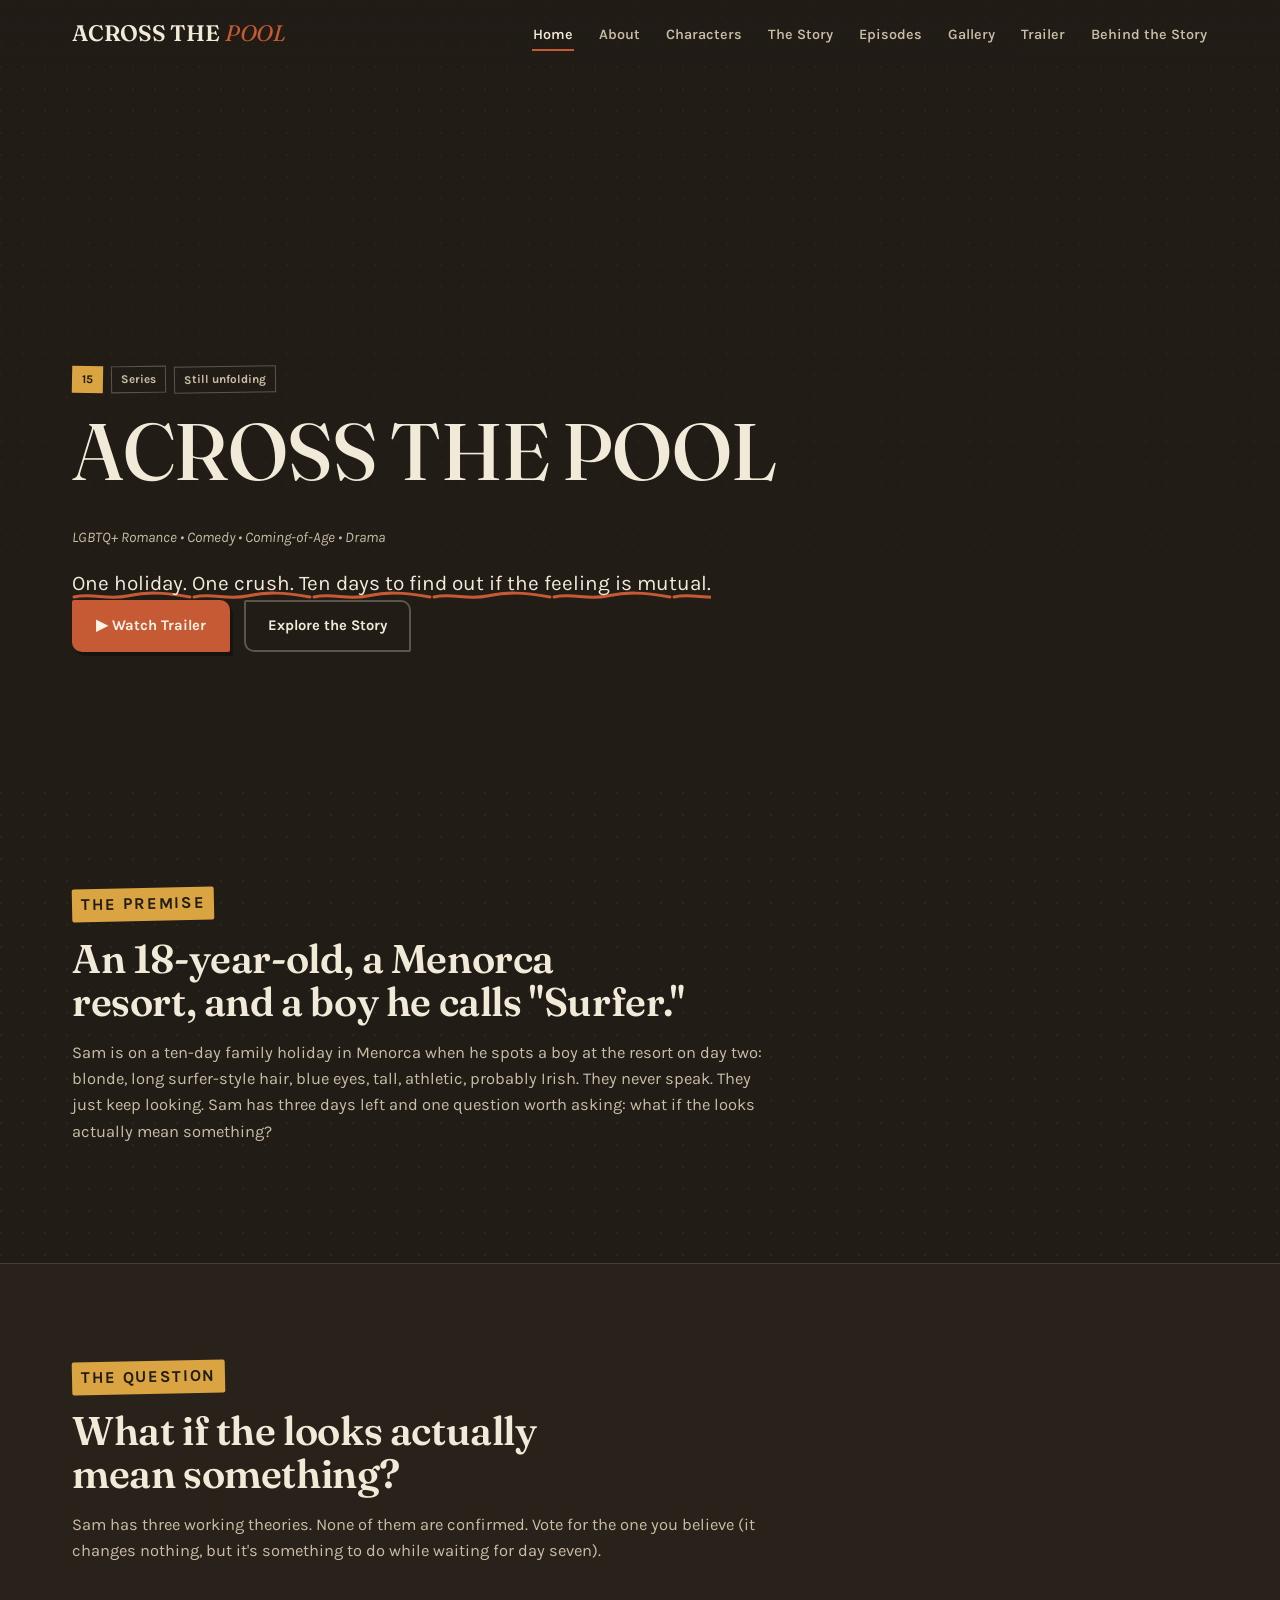
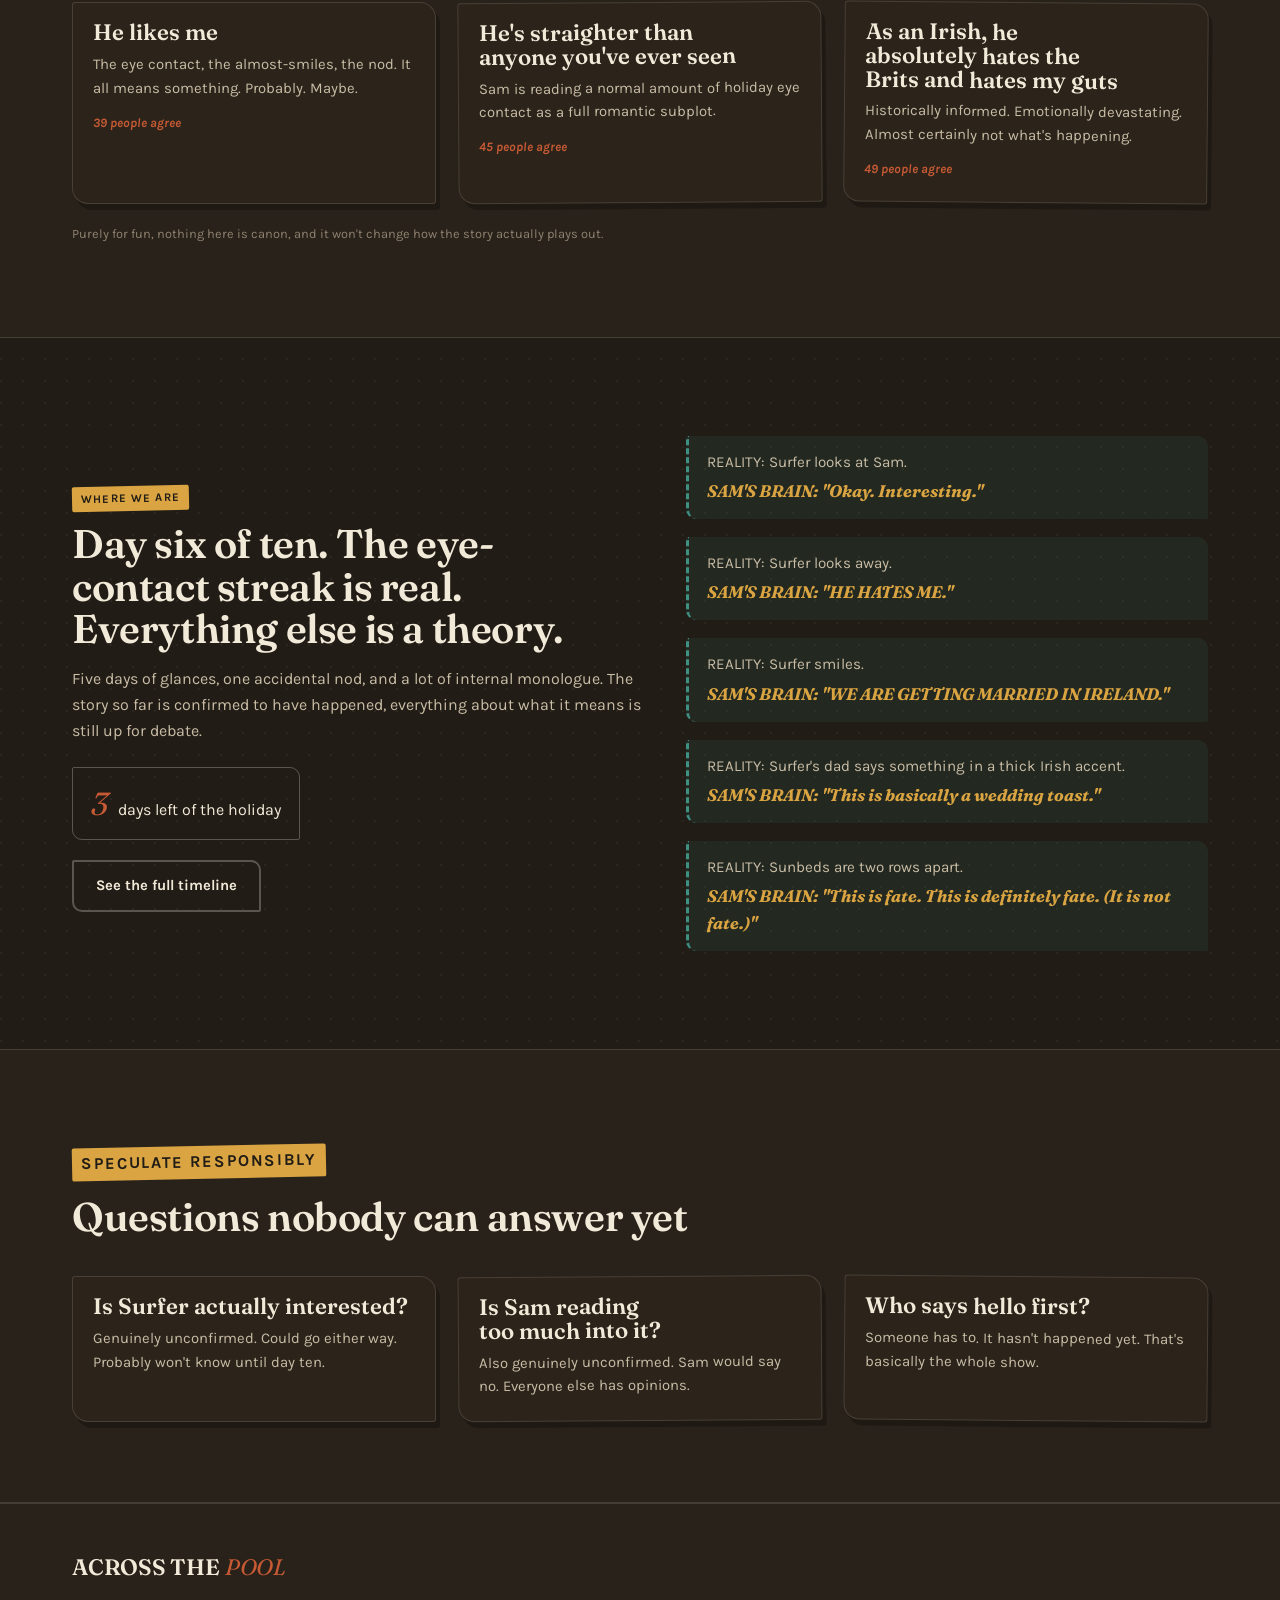
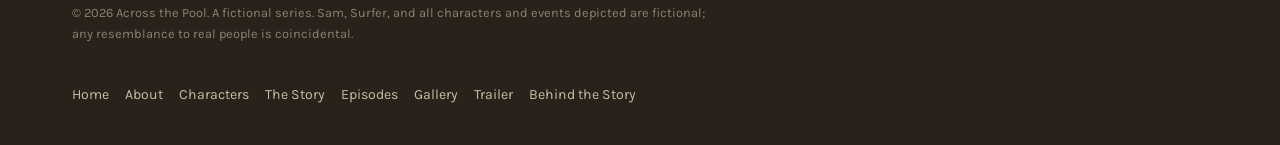
<file: index.html>
<!DOCTYPE html>
<html lang="en">
<head>
<meta charset="UTF-8">
<meta name="viewport" content="width=device-width, initial-scale=1.0">
<title>Across the Pool — An LGBTQ+ Coming-of-Age Romcom Series</title>
<meta name="description" content="Across the Pool: an 18-year-old on holiday in Menorca develops a crush on a mysterious Irish surfer. A real-time LGBTQ+ coming-of-age romantic comedy about looks that might mean something.">
<meta name="keywords" content="LGBTQ+ romcom, Menorca holiday romance, coming-of-age series, gay romcom, summer romance series, holiday crush story">
<link rel="canonical" href="./index.html">
<meta property="og:type" content="video.tv_show">
<meta property="og:title" content="Across the Pool">
<meta property="og:description" content="One holiday. One crush. Ten days to find out if the feeling is mutual.">
<meta property="og:image" content="https://images.unsplash.com/photo-1544984243-ec57ea16fe25?auto=format&fit=crop&w=1200&q=75">
<meta name="twitter:card" content="summary_large_image">
<meta name="twitter:title" content="Across the Pool">
<meta name="twitter:description" content="An 18-year-old on holiday in Menorca develops a crush on a mysterious Irish surfer, but does he feel the same?">
<link rel="preconnect" href="https://fonts.googleapis.com">
<link rel="preconnect" href="https://fonts.gstatic.com" crossorigin>
<link href="https://fonts.googleapis.com/css2?family=Fraunces:ital,opsz,wght@0,9..144,400..600;1,9..144,400..500&family=Karla:wght@400;500;600;700;800&display=swap" rel="stylesheet">
<link rel="stylesheet" href="./assets/css/style.css">
<script type="application/ld+json">
{
  "@context": "https://schema.org",
  "@type": "TVSeries",
  "name": "Across the Pool",
  "genre": ["LGBTQ+ Romance", "Comedy", "Coming-of-Age", "Drama"],
  "description": "An 18-year-old on holiday in Menorca develops a crush on a mysterious Irish surfer, but does he feel the same?",
  "contentRating": "15"
}
</script>
</head>
<body>
<a href="#main" class="skip-link">Skip to content</a>

<header class="site-header">
  <div class="container nav-inner">
    <a href="./index.html" class="wordmark">ACROSS THE <span class="pool-word">POOL</span></a>
    <button class="nav-toggle" aria-expanded="false" aria-label="Toggle navigation menu">☰ Menu</button>
    <ul class="nav-links">
      <li><a href="./index.html" aria-current="page">Home</a></li>
      <li><a href="./about.html">About</a></li>
      <li><a href="./characters.html">Characters</a></li>
      <li><a href="./story.html">The Story</a></li>
      <li><a href="./episodes.html">Episodes</a></li>
      <li><a href="./gallery.html">Gallery</a></li>
      <li><a href="./trailer.html">Trailer</a></li>
      <li><a href="./behind-the-story.html">Behind the Story</a></li>
    </ul>
  </div>
</header>

<main id="main">
  <section class="hero">
    <div class="hero-bg" style="background-image:url('https://images.unsplash.com/photo-1544984243-ec57ea16fe25?auto=format&fit=crop&w=1920&q=80');" role="img" aria-label="Swimming pool beside a building at dusk, warm evening light"></div>
    <div class="container hero-content">
      <div class="badge-row">
        <span class="badge rating">15</span>
        <span class="badge">Series</span>
        <span class="badge">Still unfolding</span>
      </div>
      <h1>ACROSS THE <span class="pool-word">POOL</span></h1>
      <p class="genre-line">LGBTQ+ Romance • Comedy • Coming-of-Age • Drama</p>
      <p class="hero-tagline gradient-underline">One holiday. One crush. Ten days to find out if the feeling is mutual.</p>
      <div class="cta-row">
        <a href="./trailer.html" class="btn btn-primary">▶ Watch Trailer</a>
        <a href="./story.html" class="btn btn-secondary">Explore the Story</a>
      </div>
    </div>
  </section>

  <section>
    <div class="container">
      <div class="section-head">
        <p class="eyebrow">The Premise</p>
        <h2>An 18-year-old, a Menorca resort, and a boy he calls "Surfer."</h2>
        <p>Sam is on a ten-day family holiday in Menorca when he spots a boy at the resort on day two: blonde, long surfer-style hair, blue eyes, tall, athletic, probably Irish. They never speak. They just keep looking. Sam has three days left and one question worth asking: what if the looks actually mean something?</p>
      </div>
    </div>
  </section>

  <section class="section-alt">
    <div class="container">
      <div class="section-head">
        <p class="eyebrow">The Question</p>
        <h2>What if the looks actually mean something?</h2>
        <p>Sam has three working theories. None of them are confirmed. Vote for the one you believe (it changes nothing, but it's something to do while waiting for day seven).</p>
      </div>
      <div class="grid grid-3" data-theories></div>
      <p class="small-note mt-2">Purely for fun, nothing here is canon, and it won't change how the story actually plays out.</p>
    </div>
  </section>

  <section>
    <div class="container two-col">
      <div>
        <p class="eyebrow">Where We Are</p>
        <h2>Day six of ten. The eye-contact streak is real. Everything else is a theory.</h2>
        <p>Five days of glances, one accidental nod, and a lot of internal monologue. The story so far is confirmed to have happened, everything about what it means is still up for debate.</p>
        <div class="countdown">
          <span class="num" data-days-left>3</span>
          <span>days left of the holiday</span>
        </div>
        <div class="cta-row mt-2">
          <a href="./story.html" class="btn btn-secondary">See the full timeline</a>
        </div>
      </div>
      <div>
        <div data-brain-gags></div>
      </div>
    </div>
  </section>

  <section class="section-alt">
    <div class="container">
      <div class="section-head">
        <p class="eyebrow">Speculate Responsibly</p>
        <h2>Questions nobody can answer yet</h2>
      </div>
      <div class="grid grid-3">
        <div class="card"><div class="card-body"><h3>Is Surfer actually interested?</h3><p>Genuinely unconfirmed. Could go either way. Probably won't know until day ten.</p></div></div>
        <div class="card"><div class="card-body"><h3>Is Sam reading too much into it?</h3><p>Also genuinely unconfirmed. Sam would say no. Everyone else has opinions.</p></div></div>
        <div class="card"><div class="card-body"><h3>Who says hello first?</h3><p>Someone has to. It hasn't happened yet. That's basically the whole show.</p></div></div>
      </div>
    </div>
  </section>
</main>

<footer class="site-footer">
  <div class="container">
    <div class="footer-inner">
      <div>
        <a href="./index.html" class="wordmark">ACROSS THE <span class="pool-word">POOL</span></a>
        <p class="footer-fine">© 2026 Across the Pool. A fictional series. Sam, Surfer, and all characters and events depicted are fictional; any resemblance to real people is coincidental.</p>
      </div>
      <ul class="footer-links">
        <li><a href="./index.html">Home</a></li>
        <li><a href="./about.html">About</a></li>
        <li><a href="./characters.html">Characters</a></li>
        <li><a href="./story.html">The Story</a></li>
        <li><a href="./episodes.html">Episodes</a></li>
        <li><a href="./gallery.html">Gallery</a></li>
        <li><a href="./trailer.html">Trailer</a></li>
        <li><a href="./behind-the-story.html">Behind the Story</a></li>
      </ul>
    </div>
  </div>
</footer>

<script src="./assets/js/data.js"></script>
<script src="./assets/js/main.js"></script>
</body>
</html>
</file>
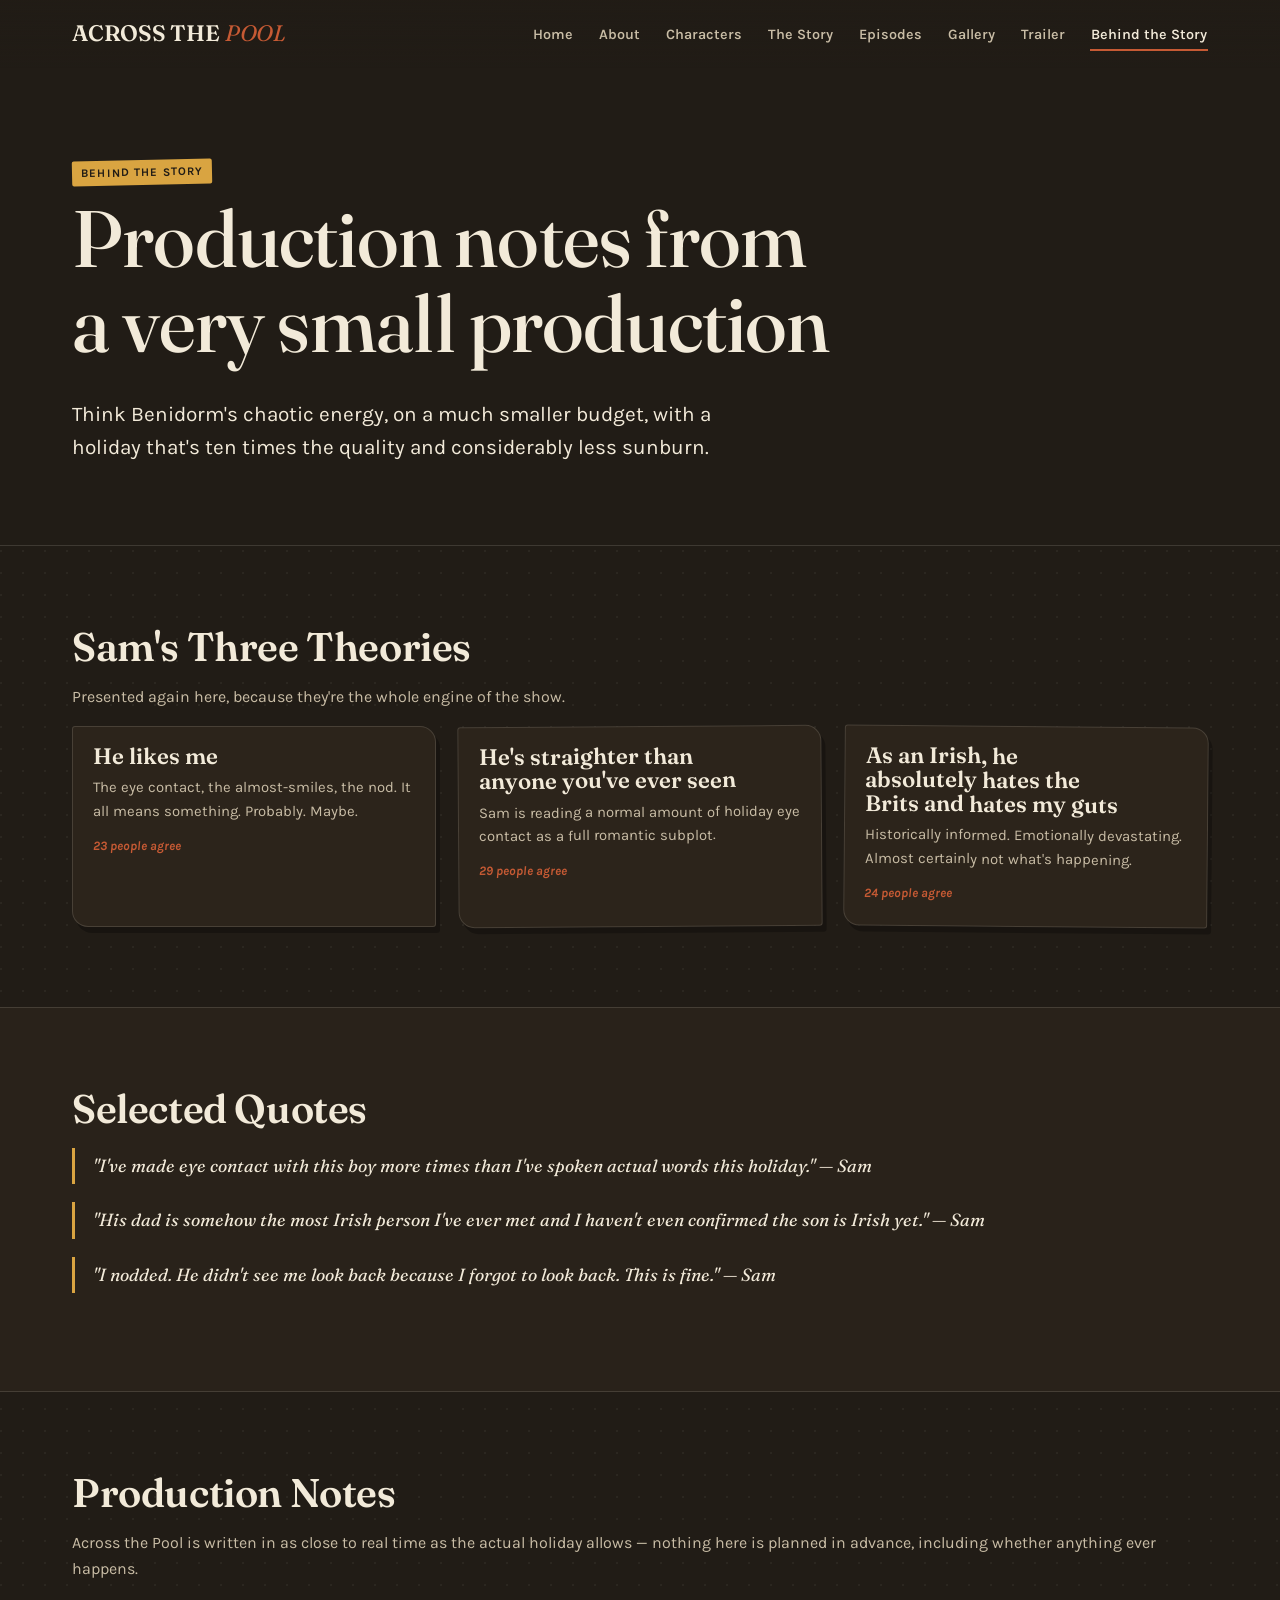
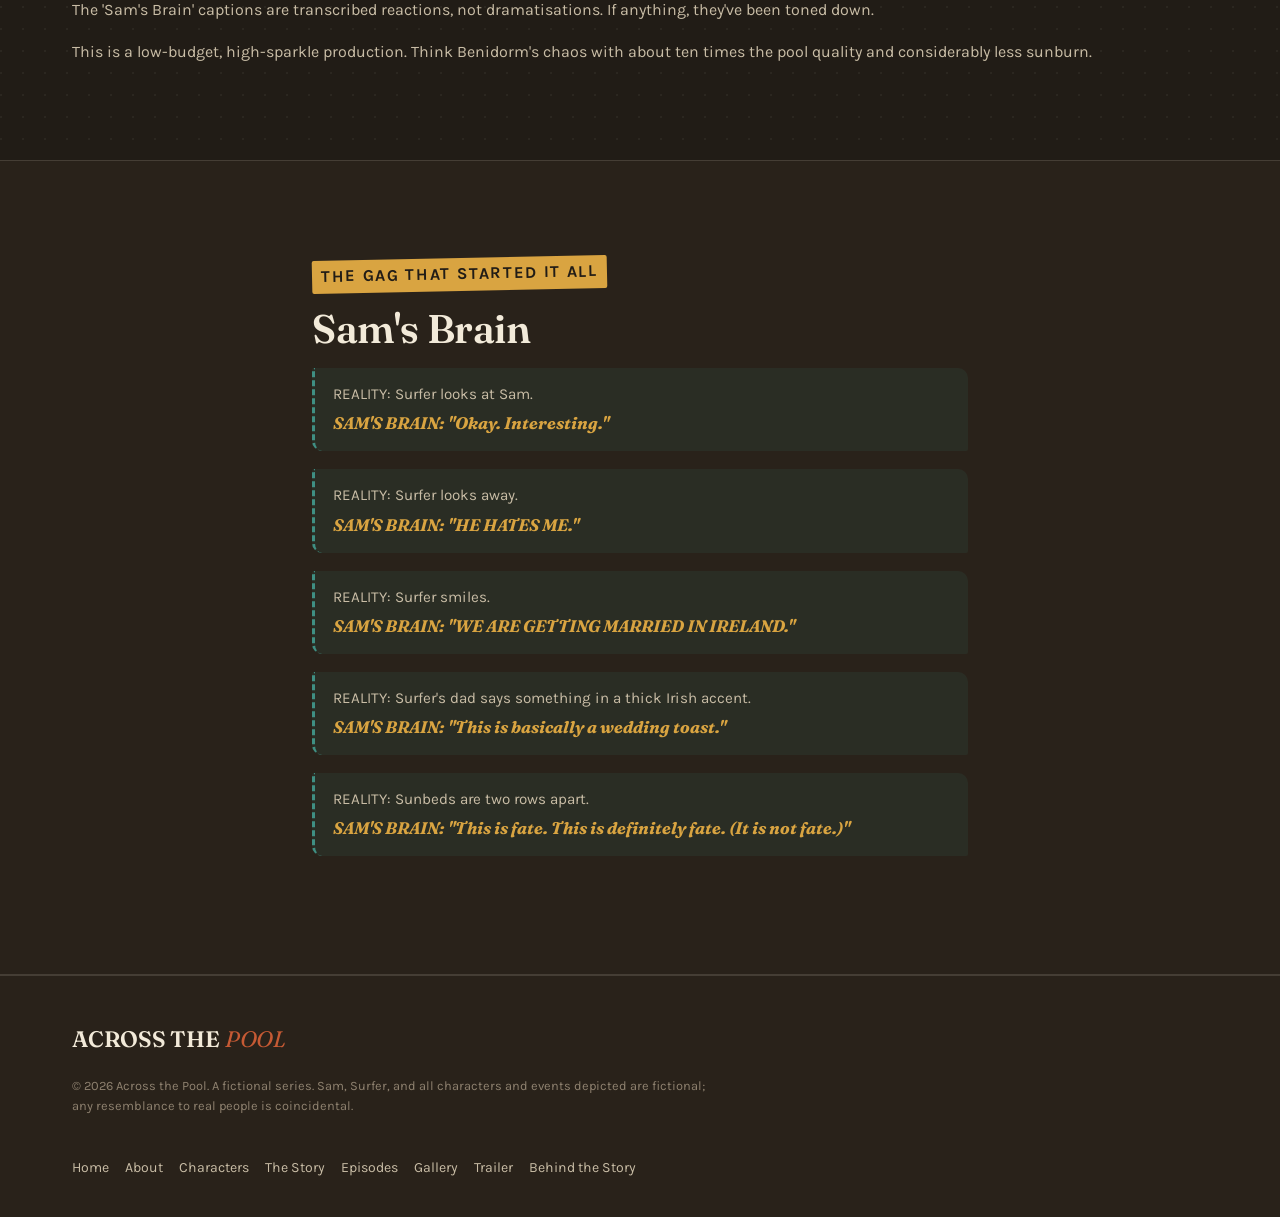
<file: behind-the-story.html>
<!DOCTYPE html>
<html lang="en">
<head>
<meta charset="UTF-8">
<meta name="viewport" content="width=device-width, initial-scale=1.0">
<title>Behind the Story — Across the Pool</title>
<meta name="description" content="Behind the scenes of Across the Pool: production notes, Sam's three theories, and quotes from the LGBTQ+ coming-of-age summer romance series.">
<meta name="keywords" content="LGBTQ+ coming-of-age story, gay romcom, summer romance series">
<link rel="canonical" href="./behind-the-story.html">
<link rel="preconnect" href="https://fonts.googleapis.com">
<link rel="preconnect" href="https://fonts.gstatic.com" crossorigin>
<link href="https://fonts.googleapis.com/css2?family=Fraunces:ital,opsz,wght@0,9..144,400..600;1,9..144,400..500&family=Karla:wght@400;500;600;700;800&display=swap" rel="stylesheet">
<link rel="stylesheet" href="./assets/css/style.css">
</head>
<body>
<a href="#main" class="skip-link">Skip to content</a>
<header class="site-header">
  <div class="container nav-inner">
    <a href="./index.html" class="wordmark">ACROSS THE <span class="pool-word">POOL</span></a>
    <button class="nav-toggle" aria-expanded="false" aria-label="Toggle navigation menu">☰ Menu</button>
    <ul class="nav-links">
      <li><a href="./index.html">Home</a></li>
      <li><a href="./about.html">About</a></li>
      <li><a href="./characters.html">Characters</a></li>
      <li><a href="./story.html">The Story</a></li>
      <li><a href="./episodes.html">Episodes</a></li>
      <li><a href="./gallery.html">Gallery</a></li>
      <li><a href="./trailer.html">Trailer</a></li>
      <li><a href="./behind-the-story.html" aria-current="page">Behind the Story</a></li>
    </ul>
  </div>
</header>

<main id="main">
  <section class="page-hero">
    <div class="container">
      <p class="eyebrow">Behind the Story</p>
      <h1>Production notes from a very small production</h1>
      <p class="hero-tagline" style="max-width:640px;">Think Benidorm's chaotic energy, on a much smaller budget, with a holiday that's ten times the quality and considerably less sunburn.</p>
    </div>
  </section>

  <section>
    <div class="container">
      <h2>Sam's Three Theories</h2>
      <p>Presented again here, because they're the whole engine of the show.</p>
      <div class="grid grid-3" data-theories></div>
    </div>
  </section>

  <section class="section-alt">
    <div class="container">
      <h2>Selected Quotes</h2>
      <div id="quotes-block"></div>
    </div>
  </section>

  <section>
    <div class="container">
      <h2>Production Notes</h2>
      <div id="notes-block"></div>
    </div>
  </section>

  <section class="section-alt">
    <div class="container section-head">
      <p class="eyebrow">The Gag That Started It All</p>
      <h2>Sam's Brain</h2>
      <div data-brain-gags></div>
    </div>
  </section>
</main>

<footer class="site-footer">
  <div class="container">
    <div class="footer-inner">
      <div>
        <a href="./index.html" class="wordmark">ACROSS THE <span class="pool-word">POOL</span></a>
        <p class="footer-fine">© 2026 Across the Pool. A fictional series. Sam, Surfer, and all characters and events depicted are fictional; any resemblance to real people is coincidental.</p>
      </div>
      <ul class="footer-links">
        <li><a href="./index.html">Home</a></li>
        <li><a href="./about.html">About</a></li>
        <li><a href="./characters.html">Characters</a></li>
        <li><a href="./story.html">The Story</a></li>
        <li><a href="./episodes.html">Episodes</a></li>
        <li><a href="./gallery.html">Gallery</a></li>
        <li><a href="./trailer.html">Trailer</a></li>
        <li><a href="./behind-the-story.html">Behind the Story</a></li>
      </ul>
    </div>
  </div>
</footer>
<script src="./assets/js/data.js"></script>
<script src="./assets/js/main.js"></script>
<script>
  document.addEventListener("DOMContentLoaded", function () {
    if (!window.SITE_DATA) return;
    var q = document.getElementById("quotes-block");
    var n = document.getElementById("notes-block");
    if (q) q.innerHTML = SITE_DATA.behindTheStory.quotes.map(function (line) {
      return '<p class="quote-block">' + line + '</p>';
    }).join("");
    if (n) n.innerHTML = SITE_DATA.behindTheStory.notes.map(function (line) {
      return '<p>' + line + '</p>';
    }).join("");
  });
</script>
</body>
</html>
</file>
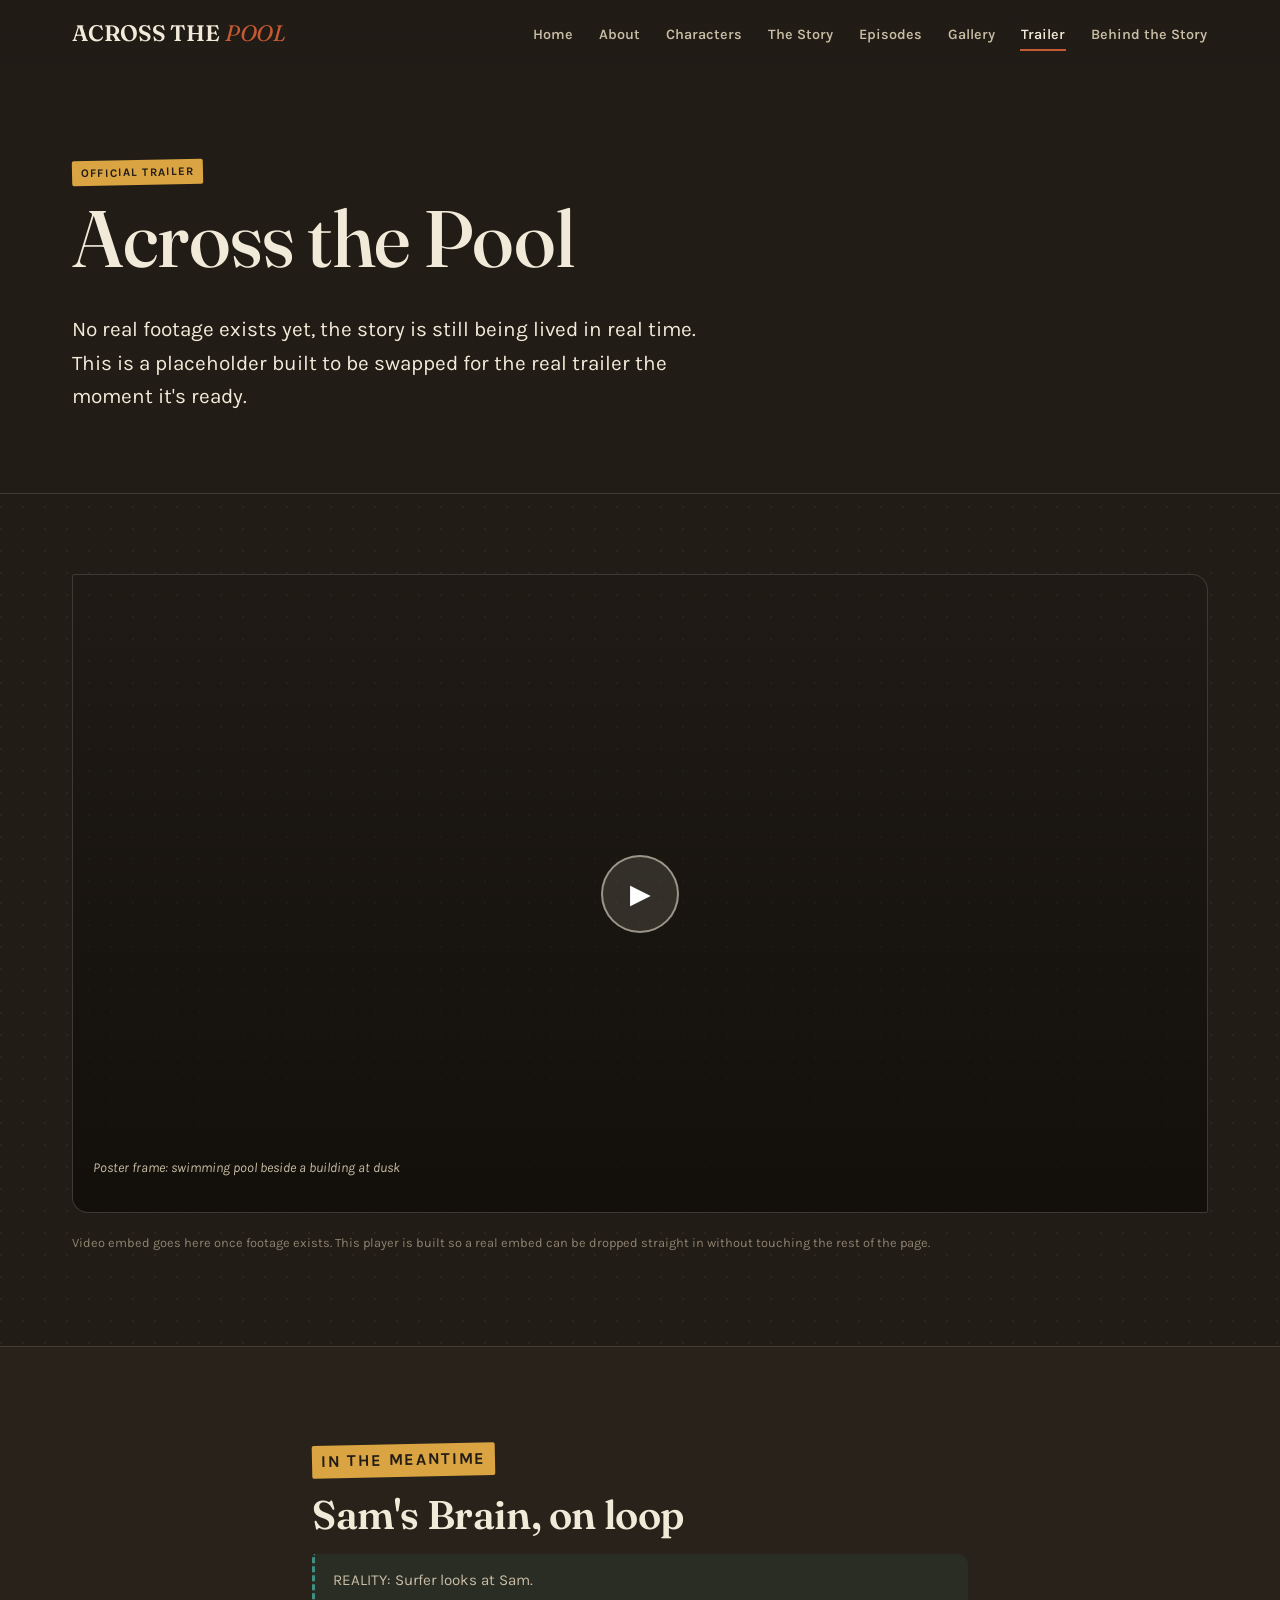
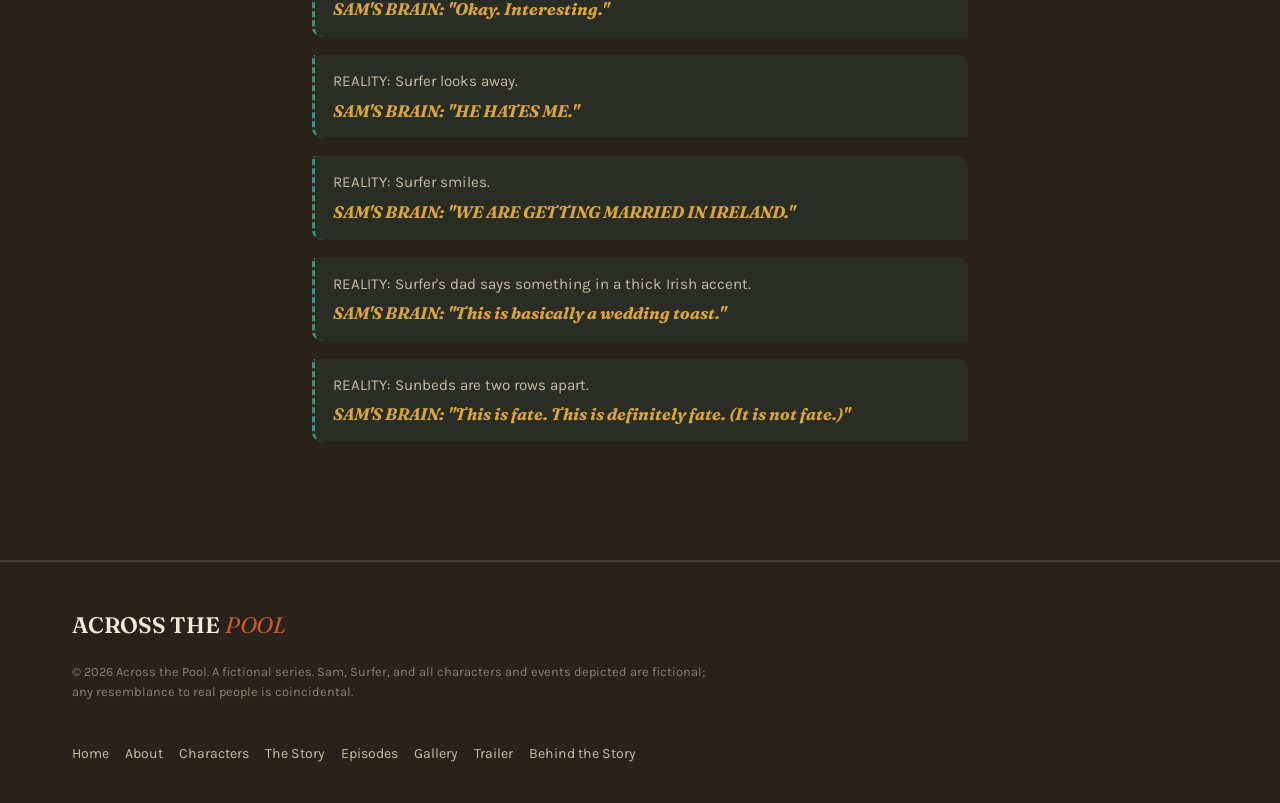
<file: trailer.html>
<!DOCTYPE html>
<html lang="en">
<head>
<meta charset="UTF-8">
<meta name="viewport" content="width=device-width, initial-scale=1.0">
<title>Trailer — Across the Pool</title>
<meta name="description" content="Watch the trailer for Across the Pool, an LGBTQ+ coming-of-age romantic comedy about a holiday crush in Menorca. Trailer coming soon.">
<meta name="keywords" content="LGBTQ+ romcom trailer, Menorca holiday romance, coming-of-age series">
<link rel="canonical" href="./trailer.html">
<link rel="preconnect" href="https://fonts.googleapis.com">
<link rel="preconnect" href="https://fonts.gstatic.com" crossorigin>
<link href="https://fonts.googleapis.com/css2?family=Fraunces:ital,opsz,wght@0,9..144,400..600;1,9..144,400..500&family=Karla:wght@400;500;600;700;800&display=swap" rel="stylesheet">
<link rel="stylesheet" href="./assets/css/style.css">
</head>
<body>
<a href="#main" class="skip-link">Skip to content</a>
<header class="site-header">
  <div class="container nav-inner">
    <a href="./index.html" class="wordmark">ACROSS THE <span class="pool-word">POOL</span></a>
    <button class="nav-toggle" aria-expanded="false" aria-label="Toggle navigation menu">☰ Menu</button>
    <ul class="nav-links">
      <li><a href="./index.html">Home</a></li>
      <li><a href="./about.html">About</a></li>
      <li><a href="./characters.html">Characters</a></li>
      <li><a href="./story.html">The Story</a></li>
      <li><a href="./episodes.html">Episodes</a></li>
      <li><a href="./gallery.html">Gallery</a></li>
      <li><a href="./trailer.html" aria-current="page">Trailer</a></li>
      <li><a href="./behind-the-story.html">Behind the Story</a></li>
    </ul>
  </div>
</header>

<main id="main">
  <section class="page-hero">
    <div class="container">
      <p class="eyebrow">Official Trailer</p>
      <h1>Across the Pool</h1>
      <p class="hero-tagline" style="max-width:640px;">No real footage exists yet, the story is still being lived in real time. This is a placeholder built to be swapped for the real trailer the moment it's ready.</p>
    </div>
  </section>

  <section>
    <div class="container">
      <div class="trailer-player" data-trailer-player style="background-image:url('https://images.unsplash.com/photo-1544984243-ec57ea16fe25?auto=format&fit=crop&w=1600&q=80');">
        <button class="play-btn" data-play-trailer aria-label="Play trailer">▶</button>
        <p class="trailer-note">Poster frame: swimming pool beside a building at dusk</p>
      </div>
      <p class="small-note mt-2">Video embed goes here once footage exists. This player is built so a real embed can be dropped straight in without touching the rest of the page.</p>
    </div>
  </section>

  <section class="section-alt">
    <div class="container section-head">
      <p class="eyebrow">In the Meantime</p>
      <h2>Sam's Brain, on loop</h2>
      <div data-brain-gags></div>
    </div>
  </section>
</main>

<footer class="site-footer">
  <div class="container">
    <div class="footer-inner">
      <div>
        <a href="./index.html" class="wordmark">ACROSS THE <span class="pool-word">POOL</span></a>
        <p class="footer-fine">© 2026 Across the Pool. A fictional series. Sam, Surfer, and all characters and events depicted are fictional; any resemblance to real people is coincidental.</p>
      </div>
      <ul class="footer-links">
        <li><a href="./index.html">Home</a></li>
        <li><a href="./about.html">About</a></li>
        <li><a href="./characters.html">Characters</a></li>
        <li><a href="./story.html">The Story</a></li>
        <li><a href="./episodes.html">Episodes</a></li>
        <li><a href="./gallery.html">Gallery</a></li>
        <li><a href="./trailer.html">Trailer</a></li>
        <li><a href="./behind-the-story.html">Behind the Story</a></li>
      </ul>
    </div>
  </div>
</footer>
<script src="./assets/js/data.js"></script>
<script src="./assets/js/main.js"></script>
</body>
</html>
</file>
<file: assets/css/style.css>
/* Across the Pool — global stylesheet */

:root {
  --c-bg: #211c16;
  --c-bg-elevated: #29221a;
  --c-bg-card: #2c241b;
  --c-text: #f2ead9;
  --c-text-dim: #c9bda6;
  --c-text-faint: #8f8270;

  --c-rust: #c65a34;
  --c-rust-dim: #9c4527;
  --c-mustard: #d9a441;
  --c-teal: #3f8f83;
  --c-teal-dim: #2c6a61;
  --c-clay: #b6472e;

  --paper-line: rgba(242,234,217,0.14);
  --paper-line-strong: rgba(242,234,217,0.28);

  --radius: 3px 16px 3px 16px;
  --radius-sm: 2px 10px 2px 10px;
  --shadow-card: 4px 6px 0 rgba(0,0,0,0.28);
  --font-display: "Fraunces", "Iowan Old Style", "Palatino Linotype", serif;
  --font-body: "Karla", "Helvetica Neue", Arial, sans-serif;
  --maxw: 1180px;
}

@media (prefers-reduced-motion: reduce) {
  * { animation-duration: 0.001ms !important; animation-iteration-count: 1 !important; transition-duration: 0.001ms !important; scroll-behavior: auto !important; }
}

* { box-sizing: border-box; }
html { scroll-behavior: smooth; }

body {
  margin: 0;
  background: var(--c-bg);
  background-image:
    radial-gradient(circle at 1px 1px, rgba(242,234,217,0.05) 1px, transparent 0);
  background-size: 22px 22px;
  color: var(--c-text);
  font-family: var(--font-body);
  line-height: 1.6;
  -webkit-font-smoothing: antialiased;
}

img { max-width: 100%; display: block; }

a { color: inherit; }

.container {
  max-width: var(--maxw);
  margin: 0 auto;
  padding: 0 22px;
}

.skip-link {
  position: absolute;
  left: -999px;
  top: 0;
  background: var(--c-mustard);
  color: #201804;
  padding: 10px 16px;
  z-index: 999;
  border-radius: 0 0 8px 0;
}
.skip-link:focus { left: 0; }

/* Typography */
h1, h2, h3, .display {
  font-family: var(--font-display);
  font-optical-sizing: auto;
  letter-spacing: -0.01em;
  font-weight: 600;
  line-height: 1.06;
  margin: 0 0 0.4em;
  text-wrap: balance;
}
h1 { font-size: clamp(2.6rem, 7vw, 5rem); font-weight: 500; }
h2 { font-size: clamp(1.7rem, 3.6vw, 2.5rem); }
h2 em, h1 em, .display em { font-style: italic; font-weight: 400; color: var(--c-rust); }
h3 { font-size: clamp(1.15rem, 2.2vw, 1.4rem); letter-spacing: 0; }
p { color: var(--c-text-dim); }
.eyebrow {
  display: inline-block;
  text-transform: uppercase;
  letter-spacing: 0.1em;
  font-size: 0.72rem;
  font-weight: 700;
  color: var(--c-bg);
  background: var(--c-mustard);
  padding: 3px 9px 4px;
  transform: rotate(-1.2deg);
  border-radius: 2px;
}

.gradient-underline {
  display: inline;
  background-image: url("data:image/svg+xml,%3Csvg xmlns='http://www.w3.org/2000/svg' width='120' height='10' viewBox='0 0 120 10'%3E%3Cpath d='M2 6 C 20 2, 35 9, 55 5 S 90 1, 118 6' fill='none' stroke='%23c65a34' stroke-width='3' stroke-linecap='round'/%3E%3C/svg%3E");
  background-repeat: repeat-x;
  background-size: 120px 10px;
  background-position: 0 100%;
  padding-bottom: 6px;
}

/* Focus states */
a:focus-visible, button:focus-visible, [tabindex]:focus-visible, input:focus-visible {
  outline: 3px solid var(--c-mustard);
  outline-offset: 2px;
}

/* Header / Nav */
.site-header {
  position: fixed;
  top: 0; left: 0; right: 0;
  z-index: 100;
  padding: 16px 0;
  background: linear-gradient(180deg, rgba(33,28,22,0.95), rgba(33,28,22,0));
  transition: background 0.3s ease, box-shadow 0.3s ease;
}
.site-header.scrolled {
  background: rgba(33,28,22,0.96);
  box-shadow: 0 1px 0 var(--paper-line);
}
.nav-inner {
  display: flex;
  align-items: center;
  justify-content: space-between;
  gap: 16px;
}
.wordmark {
  font-family: var(--font-display);
  font-size: 1.4rem;
  font-weight: 600;
  letter-spacing: -0.01em;
  text-decoration: none;
  color: var(--c-text);
  display: flex;
  align-items: baseline;
  gap: 5px;
}
.wordmark .pool-word {
  font-style: italic;
  font-weight: 400;
  color: var(--c-rust);
}
.nav-links {
  display: flex;
  gap: 24px;
  list-style: none;
  margin: 0;
  padding: 0;
}
.nav-links a {
  text-decoration: none;
  font-size: 0.9rem;
  font-weight: 600;
  color: var(--c-text-dim);
  padding: 6px 1px;
  border-bottom: 2px solid transparent;
  transition: color 0.2s, border-color 0.2s;
}
.nav-links a:hover, .nav-links a[aria-current="page"] {
  color: var(--c-text);
  border-bottom-color: var(--c-rust);
}
.nav-toggle {
  display: none;
  background: none;
  border: 1px solid var(--c-text-faint);
  color: var(--c-text);
  border-radius: var(--radius-sm);
  padding: 8px 10px;
  cursor: pointer;
  font-family: var(--font-body);
}

@media (max-width: 860px) {
  .nav-toggle { display: inline-flex; }
  .nav-links {
    position: absolute;
    top: 100%;
    left: 0; right: 0;
    background: rgba(33,28,22,0.98);
    flex-direction: column;
    padding: 16px 22px 22px;
    display: none;
    gap: 14px;
  }
  .nav-links.open { display: flex; }
}

/* Hero */
.hero {
  position: relative;
  min-height: 88vh;
  display: flex;
  align-items: flex-end;
  background-size: cover;
  background-position: center;
  overflow: hidden;
}
.hero::before {
  content: "";
  position: absolute;
  inset: 0;
  background: linear-gradient(180deg, rgba(33,28,22,0.25) 0%, rgba(33,28,22,0.55) 55%, rgba(33,28,22,0.98) 100%);
}
.hero .hero-bg {
  position: absolute;
  inset: 0;
  background-size: cover;
  background-position: center;
}
.hero-content {
  position: relative;
  z-index: 2;
  padding-bottom: 60px;
  width: 100%;
}
.badge-row {
  display: flex;
  gap: 8px;
  align-items: center;
  flex-wrap: wrap;
  margin-bottom: 16px;
}
.badge {
  font-size: 0.74rem;
  font-weight: 700;
  padding: 3px 9px;
  border: 1px solid var(--paper-line-strong);
  color: var(--c-text-dim);
  transform: rotate(-0.8deg);
}
.badge.rating { background: var(--c-mustard); color: #201804; border-color: transparent; transform: rotate(1deg); }
.genre-line {
  font-size: 0.92rem;
  color: var(--c-text-dim);
  margin-bottom: 18px;
  font-style: italic;
}
.hero-tagline {
  font-size: clamp(1.05rem, 2.1vw, 1.3rem);
  max-width: 600px;
  color: var(--c-text);
  margin-bottom: 24px;
}
.cta-row { display: flex; gap: 14px; flex-wrap: wrap; }

.btn {
  display: inline-flex;
  align-items: center;
  gap: 8px;
  padding: 12px 22px;
  border-radius: var(--radius-sm);
  font-weight: 700;
  font-size: 0.92rem;
  font-family: var(--font-body);
  text-decoration: none;
  border: 2px solid transparent;
  cursor: pointer;
  transition: transform 0.12s ease;
}
.btn:hover { transform: translate(-1px, -2px); }
.btn-primary {
  background: var(--c-rust);
  color: #fbf3e6;
  box-shadow: 3px 4px 0 rgba(0,0,0,0.3);
}
.btn-primary:hover { box-shadow: 5px 6px 0 rgba(0,0,0,0.3); }
.btn-secondary {
  background: transparent;
  color: var(--c-text);
  border-color: var(--paper-line-strong);
}
.btn-secondary:hover { border-color: var(--c-text); }

/* Sections */
section { padding: 80px 0; }
.section-alt { background: var(--c-bg-elevated); border-top: 1px solid var(--paper-line); border-bottom: 1px solid var(--paper-line); }
.section-head { max-width: 700px; margin-bottom: 38px; }
.section-head p { font-size: 1.03rem; }

/* Cards grid */
.grid {
  display: grid;
  gap: 22px;
}
.grid-3 { grid-template-columns: repeat(3, 1fr); }
.grid-2 { grid-template-columns: repeat(2, 1fr); }
.grid-4 { grid-template-columns: repeat(4, 1fr); }
@media (max-width: 900px) {
  .grid-3, .grid-4 { grid-template-columns: repeat(2, 1fr); }
}
@media (max-width: 600px) {
  .grid-3, .grid-4, .grid-2 { grid-template-columns: 1fr; }
}

.card {
  background: var(--c-bg-card);
  border-radius: var(--radius);
  overflow: hidden;
  border: 1px solid var(--paper-line);
  box-shadow: var(--shadow-card);
  transition: transform 0.15s ease, box-shadow 0.15s ease;
}
.card:hover { transform: translate(-2px, -3px); box-shadow: 6px 8px 0 rgba(0,0,0,0.28); }
.card:nth-child(3n+2) { transform: rotate(-0.4deg); }
.card:nth-child(3n+2):hover { transform: rotate(-0.4deg) translate(-2px, -3px); }
.card:nth-child(3n+3) { transform: rotate(0.5deg); }
.card:nth-child(3n+3):hover { transform: rotate(0.5deg) translate(-2px, -3px); }
.card-media { aspect-ratio: 16/10; overflow: hidden; background: #000; }
.card-media img { width: 100%; height: 100%; object-fit: cover; }
.card-body { padding: 18px 20px 22px; }
.card-body h3 { margin-bottom: 8px; }
.card-body p { font-size: 0.93rem; margin: 0; }

/* Theory cards */
.theory-card {
  cursor: pointer;
  position: relative;
}
.theory-card .vote-count {
  margin-top: 12px;
  font-size: 0.8rem;
  color: var(--c-rust);
  font-weight: 700;
  font-style: italic;
}
.theory-card[aria-pressed="true"] {
  border-color: var(--c-mustard);
  border-width: 2px;
}

/* Brain gag */
.brain-gag {
  border-left: 3px dashed var(--c-teal);
  background: rgba(63,143,131,0.1);
  border-radius: var(--radius-sm);
  padding: 14px 18px;
  margin: 18px 0;
  font-size: 0.95rem;
}
.brain-gag .reality { color: var(--c-text-dim); }
.brain-gag .brain { color: var(--c-mustard); font-weight: 700; font-family: var(--font-display); font-style: italic; display: block; margin-top: 4px; font-size: 1.05rem; }

/* Countdown */
.countdown {
  display: inline-flex;
  align-items: baseline;
  gap: 10px;
  background: transparent;
  border: 1px solid var(--paper-line-strong);
  padding: 10px 18px;
  border-radius: var(--radius-sm);
  margin-top: 8px;
}
.countdown .num {
  font-family: var(--font-display);
  font-style: italic;
  font-size: 2rem;
  color: var(--c-rust);
}

/* Flip cards (Characters) */
.flip-wrap {
  perspective: 1400px;
}
.flip-card {
  position: relative;
  width: 100%;
  min-height: 320px;
  cursor: pointer;
}
.flip-inner {
  position: relative;
  width: 100%;
  height: 100%;
  min-height: 320px;
  transition: transform 0.6s cubic-bezier(.2,.8,.2,1);
  transform-style: preserve-3d;
}
.flip-card.flipped .flip-inner { transform: rotateY(180deg); }
.flip-face {
  position: absolute;
  inset: 0;
  backface-visibility: hidden;
  border-radius: var(--radius);
  padding: 26px;
  border: 1px solid var(--paper-line);
  display: flex;
  flex-direction: column;
  justify-content: center;
}
.flip-front { background: var(--c-bg-card); }
.flip-back {
  background: var(--c-bg-elevated);
  transform: rotateY(180deg);
}
.flip-hint { font-size: 0.78rem; color: var(--c-text-faint); margin-top: auto; font-style: italic; }

/* Character know/think/dontknow columns */
.know-grid {
  display: grid;
  grid-template-columns: repeat(3, 1fr);
  gap: 18px;
  margin-top: 24px;
}
@media (max-width: 800px) { .know-grid { grid-template-columns: 1fr; } }
.know-col {
  background: var(--c-bg-card);
  border-radius: var(--radius);
  padding: 20px;
  border-top: 3px solid var(--c-teal);
}
.know-col.think { border-top-color: var(--c-mustard); }
.know-col.dontknow { border-top-color: var(--c-text-faint); }
.know-col h4 { margin: 0 0 10px; font-size: 0.85rem; text-transform: uppercase; letter-spacing: 0.05em; font-family: var(--font-display); font-weight: 600; }
.know-col ul { margin: 0; padding-left: 18px; color: var(--c-text-dim); font-size: 0.92rem; }
.know-col li { margin-bottom: 6px; }

.redacted {
  display: inline-block;
  background: repeating-linear-gradient(135deg, #1b1610, #1b1610 4px, #241d15 4px, #241d15 8px);
  color: transparent;
  border-radius: 1px;
  padding: 0 8px;
  user-select: none;
}

/* Timeline */
.timeline {
  position: relative;
  margin-top: 30px;
}
.timeline-track {
  display: flex;
  gap: 18px;
  overflow-x: auto;
  padding-bottom: 18px;
  scroll-snap-type: x proximity;
}
.timeline-track::-webkit-scrollbar { height: 8px; }
.timeline-track::-webkit-scrollbar-thumb { background: var(--paper-line-strong); border-radius: 8px; }
.day-card {
  scroll-snap-align: start;
  flex: 0 0 260px;
  background: var(--c-bg-card);
  border-radius: var(--radius);
  border: 1px solid var(--paper-line);
  overflow: hidden;
  cursor: pointer;
  transition: border-color 0.2s, transform 0.2s;
}
.day-card:hover { border-color: var(--c-mustard); transform: translateY(-3px); }
.day-card.locked { opacity: 0.5; filter: grayscale(0.8); cursor: default; }
.day-card.locked:hover { transform: none; border-color: var(--paper-line); }
.day-card .card-media { aspect-ratio: 4/3; }
.day-num {
  font-family: var(--font-display);
  font-style: italic;
  color: var(--c-rust);
  font-size: 0.95rem;
}
.status-pill {
  display: inline-block;
  font-size: 0.66rem;
  font-weight: 700;
  text-transform: uppercase;
  letter-spacing: 0.05em;
  padding: 2px 8px;
  border-radius: 999px;
  margin-top: 8px;
}
.status-pill.confirmed { background: rgba(63,143,131,0.22); color: var(--c-teal); }
.status-pill.plausible { background: rgba(217,164,65,0.22); color: var(--c-mustard); }
.status-pill.unconfirmed, .status-pill.locked { background: rgba(242,234,217,0.08); color: var(--c-text-faint); }

.day-detail {
  margin-top: 28px;
  background: var(--c-bg-card);
  border-radius: var(--radius);
  padding: 28px;
  border: 1px solid var(--paper-line);
  display: none;
}
.day-detail.visible { display: grid; grid-template-columns: 1.1fr 1fr; gap: 26px; }
@media (max-width: 800px) { .day-detail.visible { grid-template-columns: 1fr; } }
.day-detail img { border-radius: var(--radius-sm); }
.compare-row { margin-top: 14px; }
.compare-row h4 { margin: 0 0 4px; font-size: 0.8rem; text-transform: uppercase; letter-spacing: 0.04em; color: var(--c-text-faint); font-family: var(--font-body); }

/* Tracker */
.tracker-grid {
  display: grid;
  grid-template-columns: repeat(3, 1fr);
  gap: 18px;
  margin-top: 26px;
}
@media (max-width: 800px) { .tracker-grid { grid-template-columns: 1fr; } }
.tracker-col {
  border-radius: var(--radius);
  padding: 22px;
  background: var(--c-bg-card);
}
.tracker-col.confirmed { border-top: 4px solid var(--c-teal); }
.tracker-col.plausible { border-top: 4px solid var(--c-mustard); }
.tracker-col.unconfirmed { border-top: 4px solid var(--c-clay); }
.tracker-col h3 { font-size: 1.05rem; margin-bottom: 12px; }
.tracker-col ul { padding-left: 18px; color: var(--c-text-dim); }
.tracker-col li { margin-bottom: 8px; }

/* Episodes */
.episode-card .card-media { position: relative; }
.ep-number {
  position: absolute;
  top: 10px; left: 10px;
  background: rgba(33,28,22,0.75);
  color: var(--c-mustard);
  font-family: var(--font-display);
  font-style: italic;
  font-size: 1.05rem;
  padding: 2px 12px;
  border-radius: 3px;
}
.coming-soon-flag {
  position: absolute;
  bottom: 10px; right: 10px;
  background: var(--c-mustard);
  color: #201804;
  font-weight: 700;
  font-size: 0.68rem;
  text-transform: uppercase;
  letter-spacing: 0.04em;
  padding: 4px 10px;
  border-radius: 2px;
  transform: rotate(-1.5deg);
}
.runtime { font-size: 0.82rem; color: var(--c-text-faint); font-style: italic; }

/* Gallery */
.gallery-grid {
  columns: 4 260px;
  column-gap: 16px;
}
.gallery-grid figure {
  break-inside: avoid;
  margin: 0 0 16px;
  border-radius: var(--radius-sm);
  overflow: hidden;
  cursor: zoom-in;
  position: relative;
  border: 1px solid var(--paper-line);
}
.gallery-grid img { width: 100%; transition: transform 0.3s ease; }
.gallery-grid figure:hover img { transform: scale(1.04); }

.lightbox {
  position: fixed;
  inset: 0;
  background: rgba(15,12,8,0.95);
  display: none;
  align-items: center;
  justify-content: center;
  z-index: 999;
  padding: 30px;
}
.lightbox.open { display: flex; }
.lightbox-inner { max-width: 900px; width: 100%; text-align: center; }
.lightbox-inner img { max-height: 74vh; margin: 0 auto; border-radius: var(--radius-sm); }
.lightbox-caption { margin-top: 14px; color: var(--c-text-dim); font-style: italic; }
.lightbox-controls {
  position: absolute;
  top: 20px; right: 20px;
  display: flex;
  gap: 10px;
}
.lightbox-btn {
  background: rgba(242,234,217,0.08);
  border: 1px solid var(--paper-line-strong);
  color: #fff;
  border-radius: 999px;
  width: 42px; height: 42px;
  cursor: pointer;
  font-size: 1.1rem;
}
.lightbox-nav {
  position: absolute;
  top: 50%; transform: translateY(-50%);
  background: rgba(242,234,217,0.08);
  border: 1px solid var(--paper-line-strong);
  color: #fff;
  border-radius: 999px;
  width: 46px; height: 46px;
  cursor: pointer;
  font-size: 1.3rem;
}
.lightbox-nav.prev { left: 20px; }
.lightbox-nav.next { right: 20px; }

/* Trailer */
.trailer-player {
  position: relative;
  aspect-ratio: 16/9;
  border-radius: var(--radius);
  overflow: hidden;
  background-size: cover;
  background-position: center;
  display: flex;
  align-items: center;
  justify-content: center;
  border: 1px solid var(--paper-line);
}
.trailer-player::before {
  content: "";
  position: absolute;
  inset: 0;
  background: linear-gradient(0deg, rgba(15,12,8,0.8), rgba(15,12,8,0.1));
}
.play-btn {
  position: relative;
  z-index: 2;
  width: 78px; height: 78px;
  border-radius: 50%;
  background: rgba(242,234,217,0.12);
  border: 2px solid rgba(242,234,217,0.55);
  color: #fff;
  font-size: 1.7rem;
  cursor: pointer;
  display: flex;
  align-items: center;
  justify-content: center;
  transition: background 0.15s, border-color 0.15s;
}
.play-btn:hover { background: var(--c-rust); border-color: transparent; color: #fbf3e6; }
.trailer-note {
  position: absolute;
  z-index: 2;
  bottom: 20px;
  left: 20px;
  right: 20px;
  color: var(--c-text-dim);
  font-size: 0.85rem;
  font-style: italic;
}

/* Quotes */
.quote-block {
  border-left: 3px solid var(--c-mustard);
  padding: 4px 0 4px 18px;
  margin: 18px 0;
  font-family: var(--font-display);
  font-style: italic;
  font-size: 1.1rem;
  color: var(--c-text);
}

/* Footer */
.site-footer {
  padding: 46px 0 38px;
  border-top: 1px solid var(--paper-line);
  background: var(--c-bg-elevated);
}
.footer-inner {
  display: flex;
  justify-content: space-between;
  flex-wrap: wrap;
  gap: 24px;
}
.footer-links {
  display: flex;
  gap: 16px;
  flex-wrap: wrap;
  list-style: none;
  padding: 0;
  margin: 0;
}
.footer-links a { text-decoration: none; color: var(--c-text-dim); font-size: 0.88rem; }
.footer-links a:hover { color: var(--c-text); }
.footer-fine { color: var(--c-text-faint); font-size: 0.8rem; margin-top: 18px; max-width: 640px; }

/* Utility */
.text-center { text-align: center; }
.mt-1 { margin-top: 10px; } .mt-2 { margin-top: 20px; } .mt-3 { margin-top: 32px; }
.stack-gap { display: flex; flex-direction: column; gap: 8px; }
.small-note { font-size: 0.8rem; color: var(--c-text-faint); }
.season-select {
  background: var(--c-bg-card);
  color: var(--c-text);
  border: 1px solid var(--paper-line-strong);
  border-radius: var(--radius-sm);
  padding: 8px 12px;
  font-family: var(--font-body);
}
.page-hero {
  padding: 148px 0 56px;
  background: var(--c-bg);
  border-bottom: 1px solid var(--paper-line);
}
.two-col {
  display: grid;
  grid-template-columns: 1.1fr 1fr;
  gap: 40px;
  align-items: center;
}
@media (max-width: 860px) { .two-col { grid-template-columns: 1fr; } }
.pill-list { display: flex; flex-wrap: wrap; gap: 10px; margin-top: 16px; }
.pill { background: var(--c-bg-card); border: 1px solid var(--paper-line-strong); padding: 6px 14px; border-radius: var(--radius-sm); font-size: 0.82rem; }
</file>
